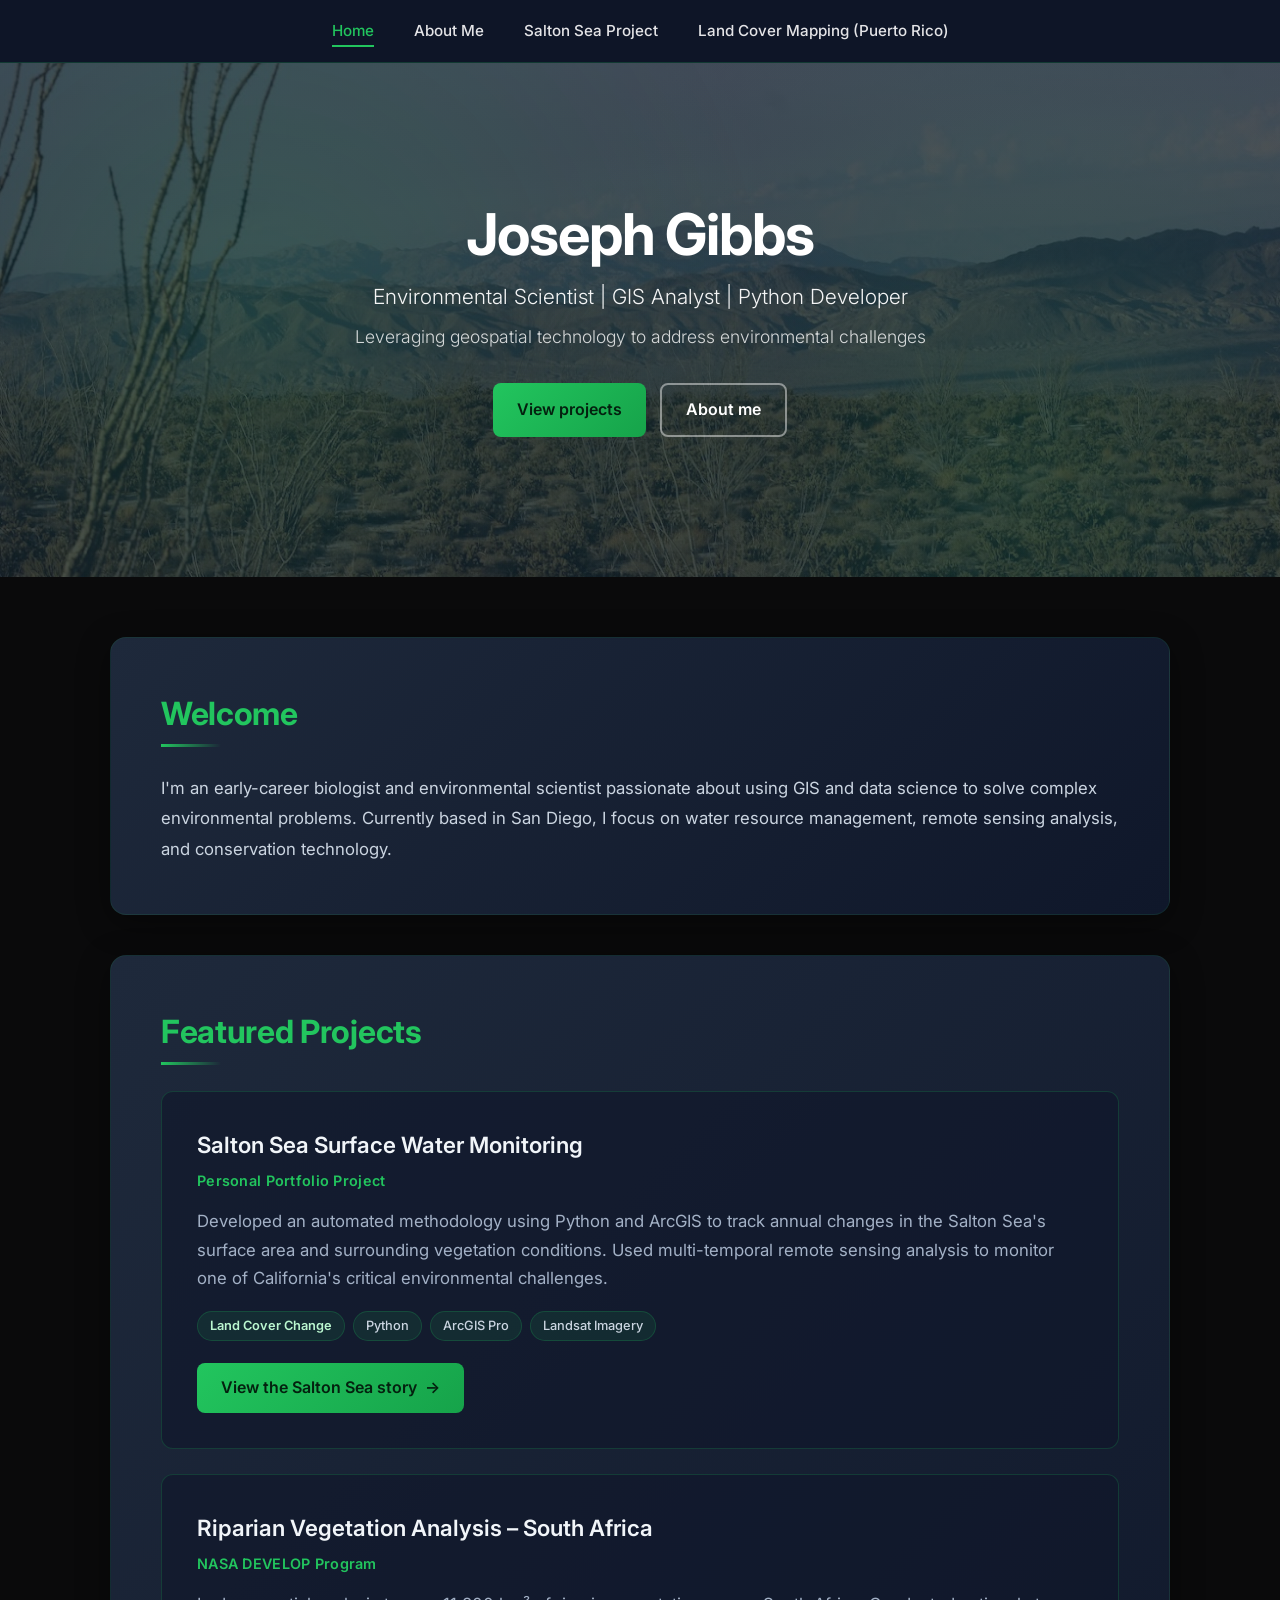
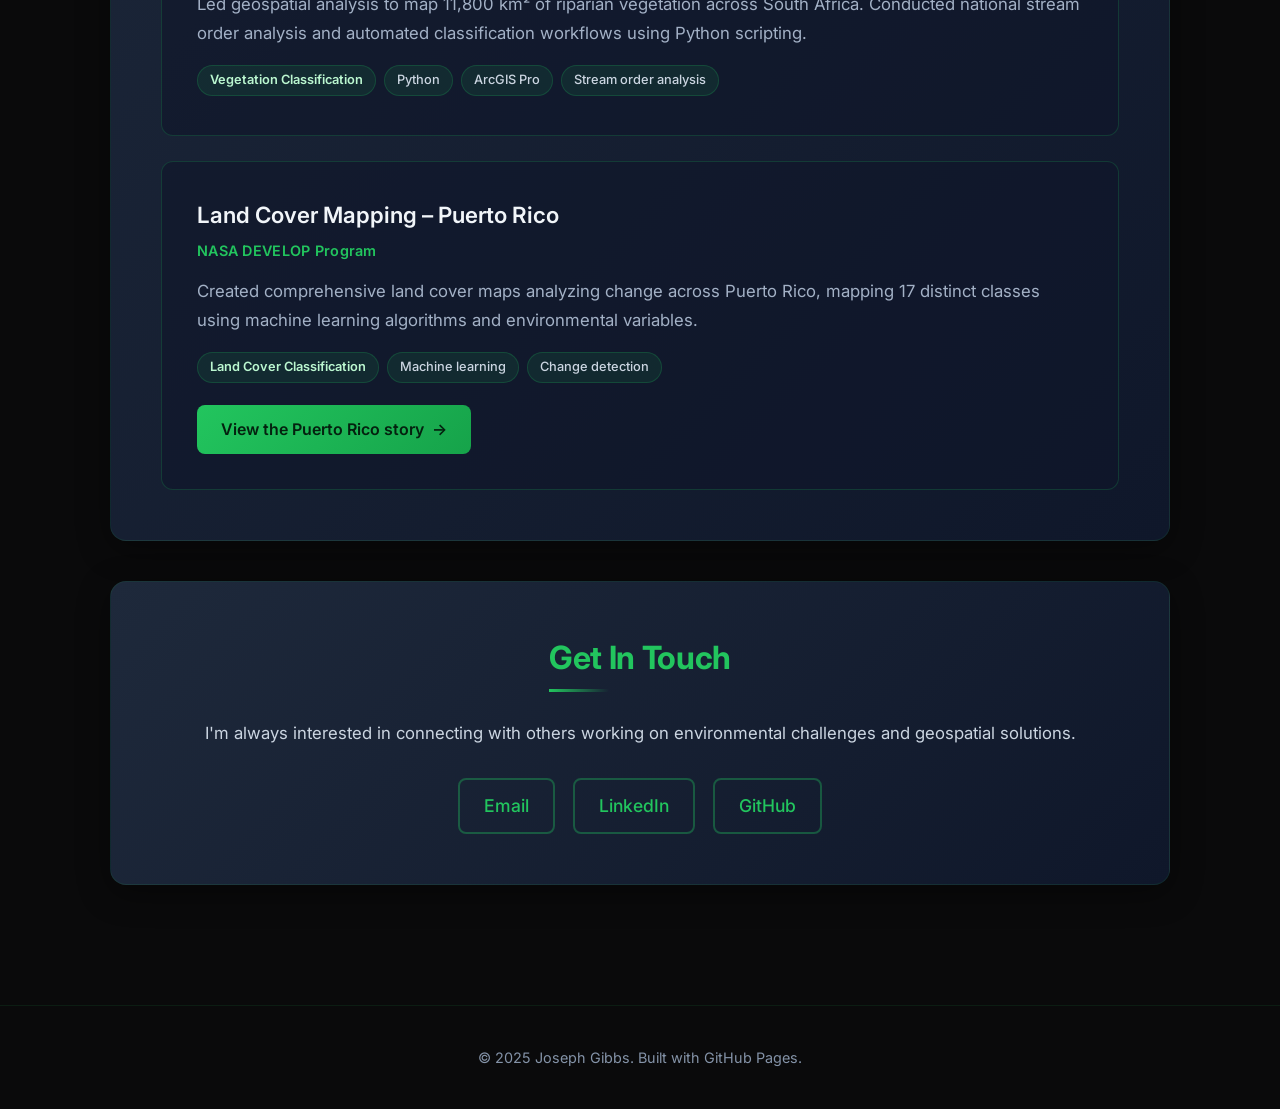
<file: index.html>
<!DOCTYPE html>
<html lang="en">
<head>
    <meta charset="UTF-8">
    <meta name="viewport" content="width=device-width, initial-scale=1.0">
    <title>Joseph Gibbs | Environmental Scientist &amp; GIS Analyst</title>
    <meta name="description" content="Portfolio of Joseph Gibbs: environmental scientist and GIS analyst working on remote sensing, water resources and conservation technology.">
    <meta name="theme-color" content="#0f172a">
    <meta property="og:type" content="website">
    <meta property="og:title" content="Joseph Gibbs | Environmental Scientist &amp; GIS Analyst">
    <meta property="og:description" content="GIS, remote sensing and Python for environmental problems: Salton Sea monitoring, NASA DEVELOP projects and more.">
    <meta property="og:image" content="IMG_2458.jpg">
    <link rel="icon" href="data:image/svg+xml,%3Csvg xmlns='http://www.w3.org/2000/svg' viewBox='0 0 32 32'%3E%3Ccircle cx='16' cy='16' r='14' fill='%2322c55e'/%3E%3C/svg%3E">
    <link rel="preconnect" href="https://fonts.googleapis.com">
    <link rel="preconnect" href="https://fonts.gstatic.com" crossorigin>
    <link href="https://fonts.googleapis.com/css2?family=Inter:wght@300;400;500;600;700&display=swap" rel="stylesheet">
    <link rel="stylesheet" href="style.css">
</head>
<body>
    <a class="skip-link" href="#main">Skip to content</a>

    <nav aria-label="Main">
        <ul>
            <li><a href="index.html" aria-current="page">Home</a></li>
            <li><a href="about.html">About Me</a></li>
            <li><a href="https://arcg.is/1CanWe5" target="_blank" rel="noopener noreferrer">Salton Sea Project</a></li>
            <li><a href="https://arcg.is/1qyaL06" target="_blank" rel="noopener noreferrer">Land Cover Mapping (Puerto Rico)</a></li>
        </ul>
    </nav>

    <header class="hero">
        <h1>Joseph Gibbs</h1>
        <p class="role">Environmental Scientist | GIS Analyst | Python Developer</p>
        <p class="tagline">Leveraging geospatial technology to address environmental challenges</p>
        <div class="hero-actions">
            <a class="btn btn-primary" href="#projects">View projects</a>
            <a class="btn btn-ghost" href="about.html">About me</a>
        </div>
    </header>

    <main id="main" class="container">
        <section id="about">
            <h2>Welcome</h2>
            <p>I'm an early-career biologist and environmental scientist passionate about using GIS and data science to solve complex environmental problems. Currently based in San Diego, I focus on water resource management, remote sensing analysis, and conservation technology.</p>
        </section>

        <section id="projects">
            <h2>Featured Projects</h2>

            <article class="project-card">
                <h3>Salton Sea Surface Water Monitoring</h3>
                <p class="org">Personal Portfolio Project</p>
                <p>Developed an automated methodology using Python and ArcGIS to track annual changes in the Salton Sea's surface area and surrounding vegetation conditions. Used multi-temporal remote sensing analysis to monitor one of California's critical environmental challenges.</p>
                <ul class="chips" aria-label="Project highlights">
                    <li class="stat">Land Cover Change</li>
                    <li>Python</li>
                    <li>ArcGIS Pro</li>
                    <li>Landsat Imagery</li>
                </ul>
                <a href="https://arcg.is/1CanWe5" class="project-link" target="_blank" rel="noopener noreferrer">View the Salton Sea story <span aria-hidden="true">&rarr;</span></a>
            </article>

            <article class="project-card">
                <h3>Riparian Vegetation Analysis &ndash; South Africa</h3>
                <p class="org">NASA DEVELOP Program</p>
                <p>Led geospatial analysis to map 11,800 km² of riparian vegetation across South Africa. Conducted national stream order analysis and automated classification workflows using Python scripting.</p>
                <ul class="chips" aria-label="Project highlights">
                    <li class="stat">Vegetation Classification</li>
                    <li>Python</li>
                    <li>ArcGIS Pro</li>
                    <li>Stream order analysis</li>
                </ul>
            </article>

            <article class="project-card">
                <h3>Land Cover Mapping &ndash; Puerto Rico</h3>
                <p class="org">NASA DEVELOP Program</p>
                <p>Created comprehensive land cover maps analyzing change across Puerto Rico, mapping 17 distinct classes using machine learning algorithms and environmental variables.</p>
                <ul class="chips" aria-label="Project highlights">
                    <li class="stat">Land Cover Classification</li>
                    <li>Machine learning</li>
                    <li>Change detection</li>
                </ul>
                <a href="https://arcg.is/1qyaL06" class="project-link" target="_blank" rel="noopener noreferrer">View the Puerto Rico story <span aria-hidden="true">&rarr;</span></a>
            </article>
        </section>

        <section id="contact" class="contact">
            <h2>Get In Touch</h2>
            <p>I'm always interested in connecting with others working on environmental challenges and geospatial solutions.</p>
            <div class="contact-links">
                <a href="mailto:joegibbs2002@gmail.com">Email</a>
                <a href="https://www.linkedin.com/in/joseph-gibbs-aa3a4a300/" target="_blank" rel="noopener noreferrer">LinkedIn</a>
                <a href="https://github.com/jgibbs2002" target="_blank" rel="noopener noreferrer">GitHub</a>
            </div>
        </section>
    </main>

    <footer>
        <p>&copy; 2025 Joseph Gibbs. Built with GitHub Pages.</p>
    </footer>
</body>
</html>
</file>
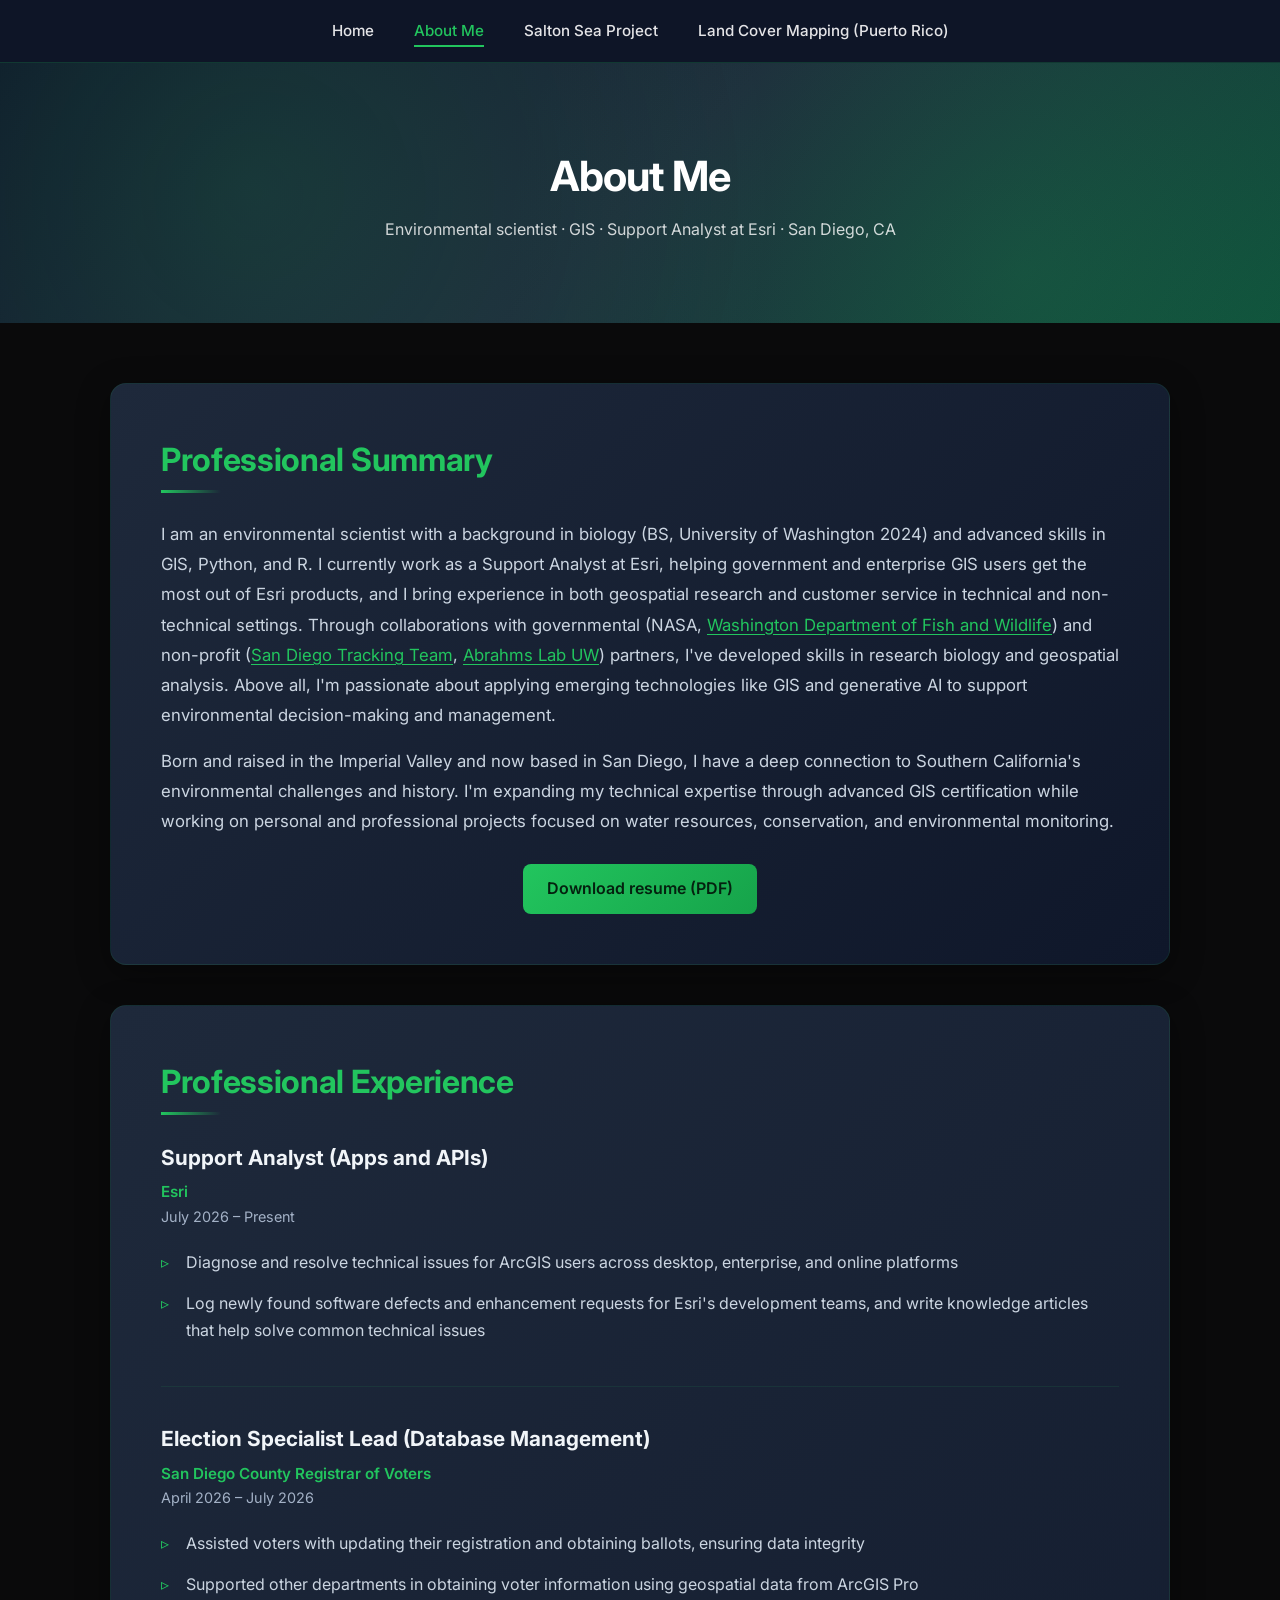
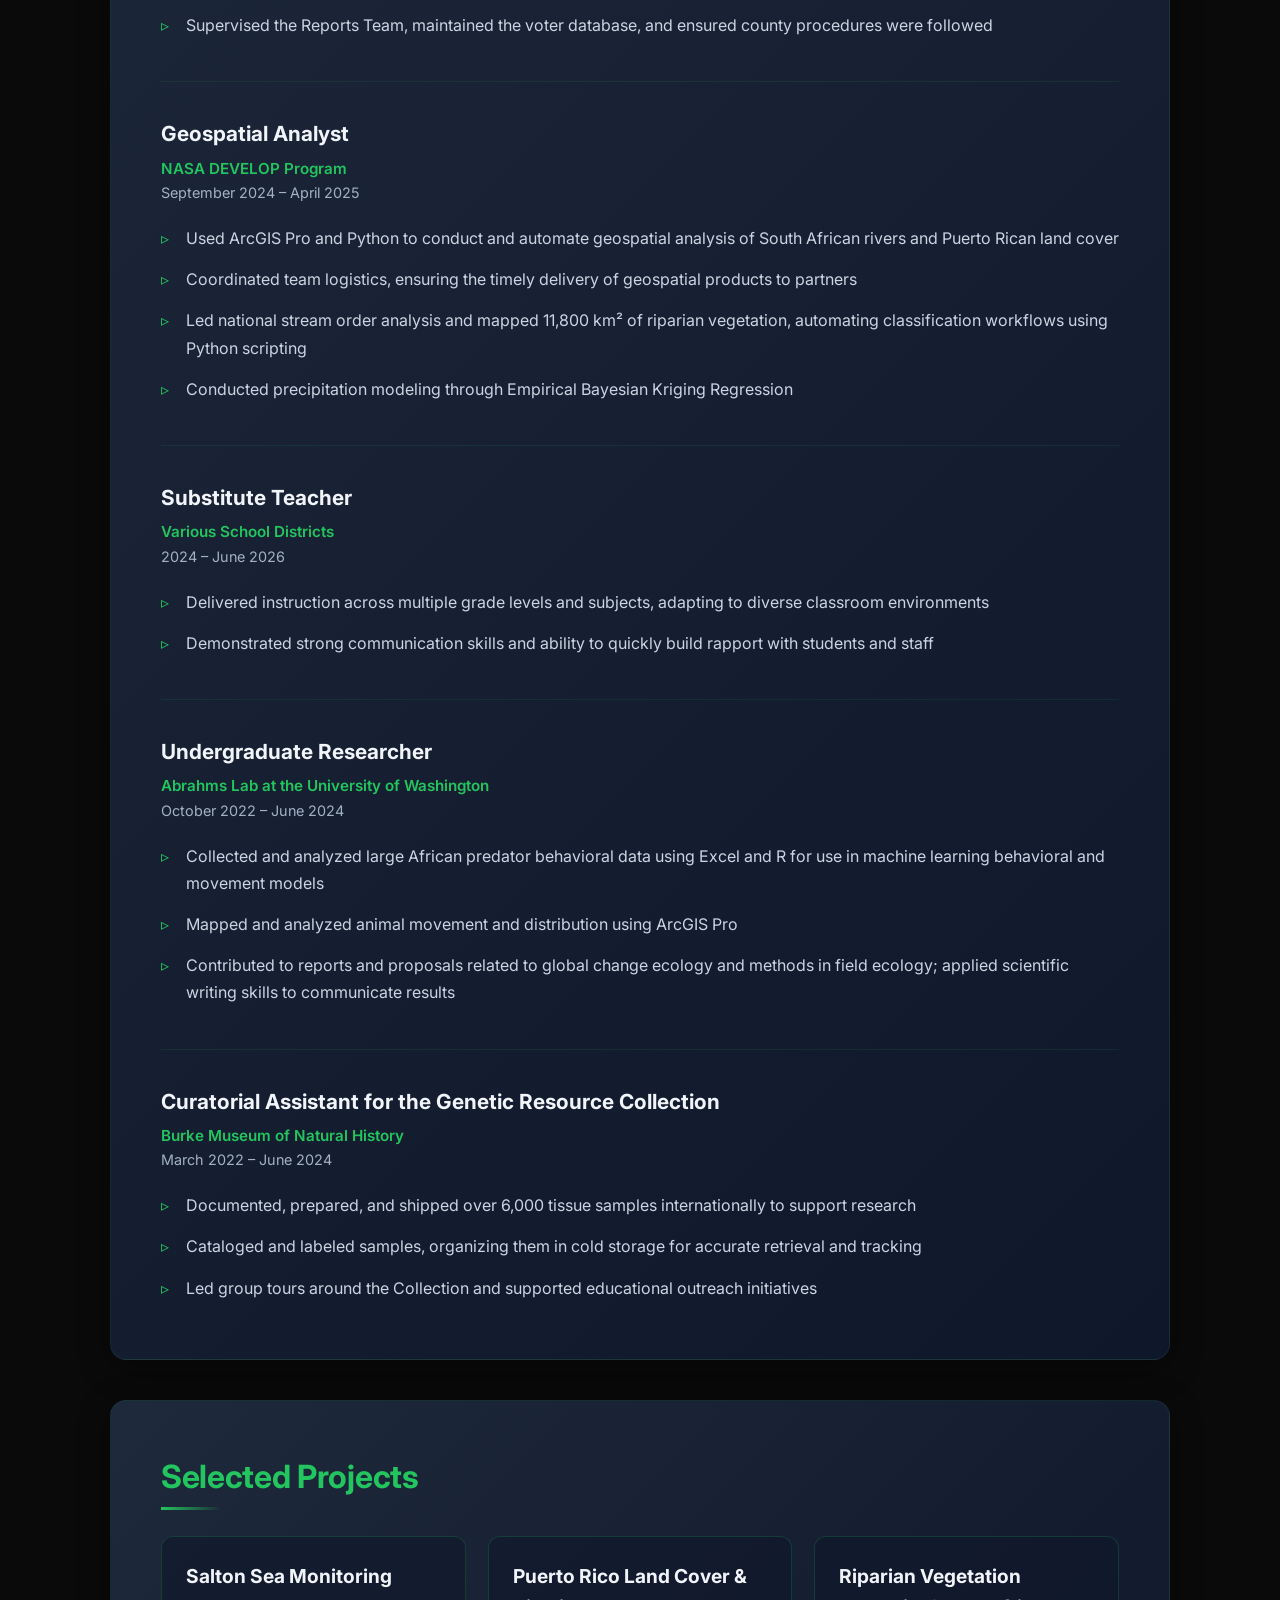
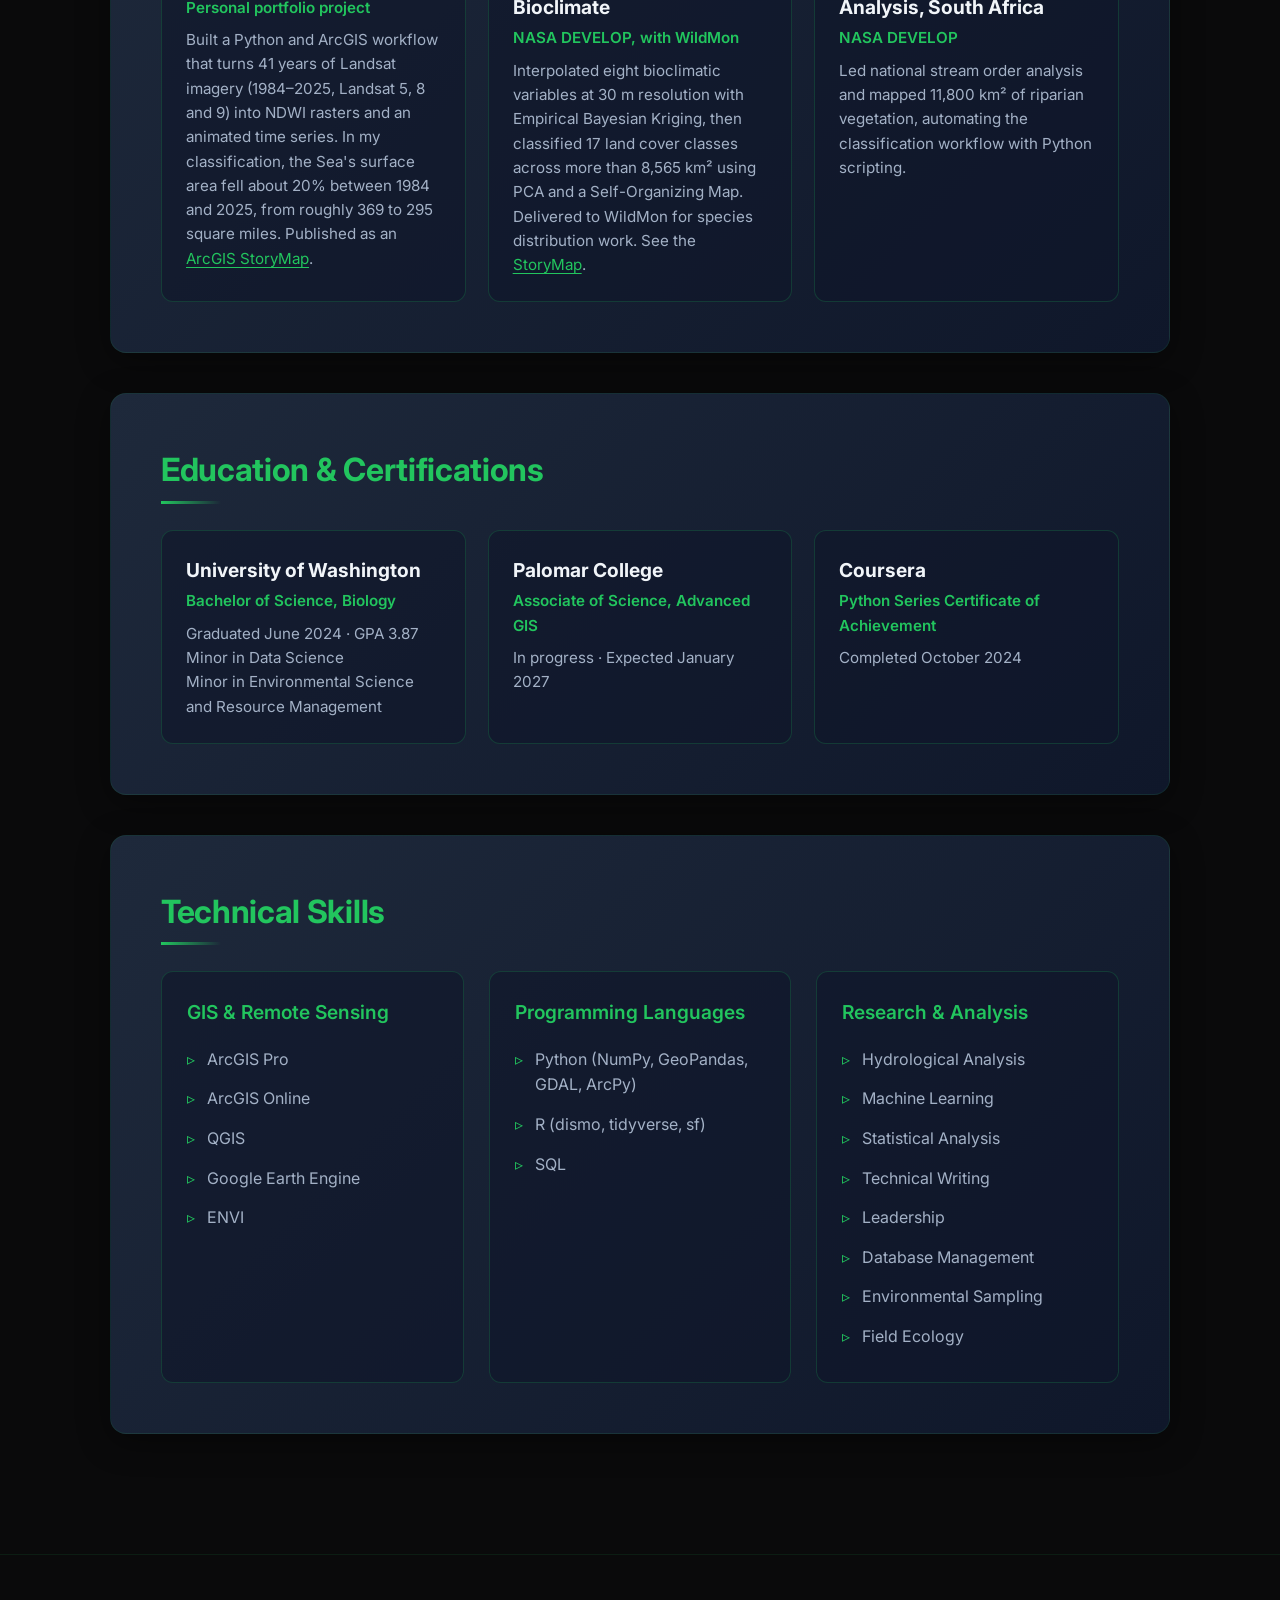
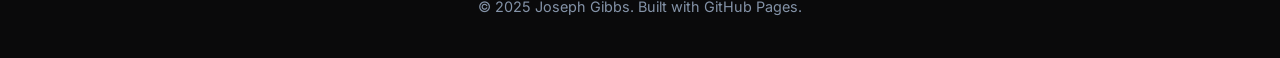
<file: about.html>
<!DOCTYPE html>
<html lang="en">
<head>
    <meta charset="UTF-8">
    <meta name="viewport" content="width=device-width, initial-scale=1.0">
    <title>About | Joseph Gibbs</title>
    <meta name="description" content="Background, experience, education and technical skills of Joseph Gibbs, environmental scientist and GIS analyst based in San Diego.">
    <meta name="theme-color" content="#0f172a">
    <meta property="og:type" content="profile">
    <meta property="og:title" content="About | Joseph Gibbs">
    <meta property="og:description" content="Biology BS (University of Washington), NASA DEVELOP geospatial analyst, GIS and Python for environmental decision-making.">
    <link rel="icon" href="data:image/svg+xml,%3Csvg xmlns='http://www.w3.org/2000/svg' viewBox='0 0 32 32'%3E%3Ccircle cx='16' cy='16' r='14' fill='%2322c55e'/%3E%3C/svg%3E">
    <link rel="preconnect" href="https://fonts.googleapis.com">
    <link rel="preconnect" href="https://fonts.gstatic.com" crossorigin>
    <link href="https://fonts.googleapis.com/css2?family=Inter:wght@300;400;500;600;700&display=swap" rel="stylesheet">
    <link rel="stylesheet" href="style.css">
</head>
<body>
    <a class="skip-link" href="#main">Skip to content</a>

    <nav aria-label="Main">
        <ul>
            <li><a href="index.html">Home</a></li>
            <li><a href="about.html" aria-current="page">About Me</a></li>
            <li><a href="https://arcg.is/1CanWe5" target="_blank" rel="noopener noreferrer">Salton Sea Project</a></li>
            <li><a href="https://arcg.is/0XiqeW1" target="_blank" rel="noopener noreferrer">Land Cover Mapping (Puerto Rico)</a></li>
        </ul>
    </nav>

    <header class="page-header">
        <h1>About Me</h1>
        <p>Environmental scientist &middot; GIS &middot; Support Analyst at Esri &middot; San Diego, CA</p>
    </header>

    <main id="main" class="container">
        <section id="bio">
            <h2>Professional Summary</h2>
            <p>I am an environmental scientist with a background in biology (BS, University of Washington 2024) and advanced skills in GIS, Python, and R. I currently work as a Support Analyst at Esri, helping government and enterprise GIS users get the most out of Esri products, and I bring experience in both geospatial research and customer service in technical and non-technical settings. Through collaborations with governmental (NASA, <a href="https://wdfw.wa.gov/hunting/management/predator-prey-study" target="_blank" rel="noopener noreferrer">Washington Department of Fish and Wildlife</a>) and non-profit (<a href="https://www.sdtt.org/" target="_blank" rel="noopener noreferrer">San Diego Tracking Team</a>, <a href="https://www.abrahmslab.com/home" target="_blank" rel="noopener noreferrer">Abrahms Lab UW</a>) partners, I've developed skills in research biology and geospatial analysis. Above all, I'm passionate about applying emerging technologies like GIS and generative AI to support environmental decision-making and management.</p>
            <p>Born and raised in the Imperial Valley and now based in San Diego, I have a deep connection to Southern California's environmental challenges and history. I'm expanding my technical expertise through advanced GIS certification while working on personal and professional projects focused on water resources, conservation, and environmental monitoring.</p>
            <div class="resume-row">
                <a class="btn btn-primary" href="jg_resume.pdf" download>Download resume (PDF)</a>
            </div>
        </section>

        <section id="experience">
            <h2>Professional Experience</h2>

            <article class="experience-item">
                <h3>Support Analyst (Apps and APIs)</h3>
                <div class="experience-meta">Esri</div>
                <div class="experience-date">July 2026 &ndash; Present</div>
                <ul>
                    <li>Diagnose and resolve technical issues for ArcGIS users across desktop, enterprise, and online platforms</li>
                    <li>Log newly found software defects and enhancement requests for Esri's development teams, and write knowledge articles that help solve common technical issues</li>
                </ul>
            </article>

            <article class="experience-item">
                <h3>Election Specialist Lead (Database Management)</h3>
                <div class="experience-meta">San Diego County Registrar of Voters</div>
                <div class="experience-date">April 2026 &ndash; July 2026</div>
                <ul>
                    <li>Assisted voters with updating their registration and obtaining ballots, ensuring data integrity</li>
                    <li>Supported other departments in obtaining voter information using geospatial data from ArcGIS Pro</li>
                    <li>Supervised the Reports Team, maintained the voter database, and ensured county procedures were followed</li>
                </ul>
            </article>

            <article class="experience-item">
                <h3>Geospatial Analyst</h3>
                <div class="experience-meta">NASA DEVELOP Program</div>
                <div class="experience-date">September 2024 &ndash; April 2025</div>
                <ul>
                    <li>Used ArcGIS Pro and Python to conduct and automate geospatial analysis of South African rivers and Puerto Rican land cover</li>
                    <li>Coordinated team logistics, ensuring the timely delivery of geospatial products to partners</li>
                    <li>Led national stream order analysis and mapped 11,800 km² of riparian vegetation, automating classification workflows using Python scripting</li>
                    <li>Conducted precipitation modeling through Empirical Bayesian Kriging Regression</li>
                </ul>
            </article>

            <article class="experience-item">
                <h3>Substitute Teacher</h3>
                <div class="experience-meta">Various School Districts</div>
                <div class="experience-date">2024 &ndash; June 2026</div>
                <ul>
                    <li>Delivered instruction across multiple grade levels and subjects, adapting to diverse classroom environments</li>
                    <li>Demonstrated strong communication skills and ability to quickly build rapport with students and staff</li>
                </ul>
            </article>

            <article class="experience-item">
                <h3>Undergraduate Researcher</h3>
                <div class="experience-meta">Abrahms Lab at the University of Washington</div>
                <div class="experience-date">October 2022 &ndash; June 2024</div>
                <ul>
                    <li>Collected and analyzed large African predator behavioral data using Excel and R for use in machine learning behavioral and movement models</li>
                    <li>Mapped and analyzed animal movement and distribution using ArcGIS Pro</li>
                    <li>Contributed to reports and proposals related to global change ecology and methods in field ecology; applied scientific writing skills to communicate results</li>
                </ul>
            </article>

            <article class="experience-item">
                <h3>Curatorial Assistant for the Genetic Resource Collection</h3>
                <div class="experience-meta">Burke Museum of Natural History</div>
                <div class="experience-date">March 2022 &ndash; June 2024</div>
                <ul>
                    <li>Documented, prepared, and shipped over 6,000 tissue samples internationally to support research</li>
                    <li>Cataloged and labeled samples, organizing them in cold storage for accurate retrieval and tracking</li>
                    <li>Led group tours around the Collection and supported educational outreach initiatives</li>
                </ul>
            </article>
        </section>

        <section id="projects">
            <h2>Selected Projects</h2>
            <div class="education-grid">
                <article class="education-item">
                    <h3>Salton Sea Monitoring</h3>
                    <div class="education-meta">Personal portfolio project</div>
                    <div class="education-details">Built a Python and ArcGIS workflow that turns 41 years of Landsat imagery (1984&ndash;2025, Landsat 5, 8 and 9) into NDWI rasters and an animated time series. In my classification, the Sea's surface area fell about 20% between 1984 and 2025, from roughly 369 to 295 square miles. Published as an <a href="https://arcg.is/1CanWe5" target="_blank" rel="noopener noreferrer">ArcGIS StoryMap</a>.</div>
                </article>
                <article class="education-item">
                    <h3>Puerto Rico Land Cover &amp; Bioclimate</h3>
                    <div class="education-meta">NASA DEVELOP, with WildMon</div>
                    <div class="education-details">Interpolated eight bioclimatic variables at 30 m resolution with Empirical Bayesian Kriging, then classified 17 land cover classes across more than 8,565 km² using PCA and a Self-Organizing Map. Delivered to WildMon for species distribution work. See the <a href="https://arcg.is/0XiqeW1" target="_blank" rel="noopener noreferrer">StoryMap</a>.</div>
                </article>
                <article class="education-item">
                    <h3>Riparian Vegetation Analysis, South Africa</h3>
                    <div class="education-meta">NASA DEVELOP</div>
                    <div class="education-details">Led national stream order analysis and mapped 11,800 km² of riparian vegetation, automating the classification workflow with Python scripting.</div>
                </article>
            </div>
        </section>

        <section id="education">
            <h2>Education &amp; Certifications</h2>
            <div class="education-grid">
                <article class="education-item">
                    <h3>University of Washington</h3>
                    <div class="education-meta">Bachelor of Science, Biology</div>
                    <div class="education-details">Graduated June 2024 &middot; GPA 3.87<br>Minor in Data Science<br>Minor in Environmental Science and Resource Management</div>
                </article>
                <article class="education-item">
                    <h3>Palomar College</h3>
                    <div class="education-meta">Associate of Science, Advanced GIS</div>
                    <div class="education-details">In progress &middot; Expected January 2027</div>
                </article>
                <article class="education-item">
                    <h3>Coursera</h3>
                    <div class="education-meta">Python Series Certificate of Achievement</div>
                    <div class="education-details">Completed October 2024</div>
                </article>
            </div>
        </section>

        <section id="skills">
            <h2>Technical Skills</h2>
            <div class="skills-grid">
                <div class="skill-category">
                    <h3>GIS &amp; Remote Sensing</h3>
                    <ul>
                        <li>ArcGIS Pro</li>
                        <li>ArcGIS Online</li>
                        <li>QGIS</li>
                        <li>Google Earth Engine</li>
                        <li>ENVI</li>
                    </ul>
                </div>
                <div class="skill-category">
                    <h3>Programming Languages</h3>
                    <ul>
                        <li>Python (NumPy, GeoPandas, GDAL, ArcPy)</li>
                        <li>R (dismo, tidyverse, sf)</li>
                        <li>SQL</li>
                    </ul>
                </div>
                <div class="skill-category">
                    <h3>Research &amp; Analysis</h3>
                    <ul>
                        <li>Hydrological Analysis</li>
                        <li>Machine Learning</li>
                        <li>Statistical Analysis</li>
                        <li>Technical Writing</li>
                        <li>Leadership</li>
                        <li>Database Management</li>
                        <li>Environmental Sampling</li>
                        <li>Field Ecology</li>
                    </ul>
                </div>
            </div>
        </section>
    </main>

    <footer>
        <p>&copy; 2025 Joseph Gibbs. Built with GitHub Pages.</p>
    </footer>
</body>
</html>
</file>
<file: style.css>
/* Shared styles for index.html and about.html */
:root {
  --bg: #0a0a0b;
  --panel-1: #1e293b;
  --panel-2: #0f172a;
  --card: rgba(15, 23, 42, .6);
  --text: #e4e4e7;
  --text-soft: #cbd5e1;
  --text-muted: #a3b1c6;      /* lighter than before for better contrast */
  --text-faint: #8493a8;
  --green: #22c55e;
  --green-dark: #16a34a;
  --line: rgba(34, 197, 94, .2);
  --line-soft: rgba(34, 197, 94, .1);
  --radius: 14px;
}

* { margin: 0; padding: 0; box-sizing: border-box; }
html { scroll-behavior: smooth; }
@media (prefers-reduced-motion: reduce) { html { scroll-behavior: auto; } * { transition: none !important; animation: none !important; } }

body {
  font-family: 'Inter', -apple-system, BlinkMacSystemFont, 'Segoe UI', Roboto, sans-serif;
  line-height: 1.6; color: var(--text); background: var(--bg);
  -webkit-font-smoothing: antialiased;
}
img { max-width: 100%; }
[id] { scroll-margin-top: 84px; }   /* keeps headings clear of the sticky nav */

/* ---- accessibility helpers ---- */
.skip-link {
  position: absolute; left: 12px; top: -60px; z-index: 200;
  background: var(--green); color: #052e14; font-weight: 600;
  padding: 10px 16px; border-radius: 8px; text-decoration: none;
}
.skip-link:focus { top: 12px; }
a:focus-visible, button:focus-visible {
  outline: 3px solid var(--green); outline-offset: 3px; border-radius: 6px;
}

/* ---- nav ---- */
nav {
  background: rgba(15, 23, 42, .95);
  -webkit-backdrop-filter: blur(10px); backdrop-filter: blur(10px);
  padding: 18px 0; position: sticky; top: 0; z-index: 100;
  border-bottom: 1px solid var(--line);
}
nav ul { list-style: none; display: flex; justify-content: center; flex-wrap: wrap; gap: 14px 40px; padding: 0 20px; }
nav a {
  color: var(--text); text-decoration: none; font-weight: 500; font-size: .95em;
  transition: color .3s ease; position: relative; padding: 4px 0;
}
nav a::after {
  content: ''; position: absolute; bottom: -3px; left: 0; width: 0; height: 2px;
  background: var(--green); transition: width .3s ease;
}
nav a:hover, nav a[aria-current="page"] { color: var(--green); }
nav a:hover::after, nav a[aria-current="page"]::after { width: 100%; }

/* ---- headers ---- */
header.hero {
  background: linear-gradient(rgba(15, 23, 42, .72), rgba(15, 23, 42, .78)), url('IMG_2458.jpg') center / cover no-repeat;
  background-color: var(--panel-2);       /* fallback if the photo fails to load */
  background-attachment: fixed;
  color: #fff; padding: 140px 20px; text-align: center; position: relative; overflow: hidden;
}
header.hero::before, .page-header::before {
  content: ''; position: absolute; inset: 0; pointer-events: none;
  background: radial-gradient(circle at 20% 50%, rgba(34, 197, 94, .15) 0%, transparent 50%),
              radial-gradient(circle at 80% 80%, rgba(34, 197, 94, .15) 0%, transparent 50%);
}
header.hero > * { position: relative; }
header.hero h1 { font-size: clamp(2.4em, 6vw, 3.6em); margin-bottom: 14px; font-weight: 700; letter-spacing: -.02em; line-height: 1.1; }
header.hero .role { font-size: 1.3em; opacity: .95; font-weight: 300; margin-bottom: 10px; }
header.hero .tagline { font-size: 1.1em; opacity: .8; font-weight: 300; max-width: 700px; margin: 0 auto; }
.hero-actions { display: flex; gap: 14px; justify-content: center; flex-wrap: wrap; margin-top: 32px; }

.page-header {
  background: linear-gradient(135deg, #0f172a 0%, #1e293b 50%, #0f4c3a 100%);
  color: #fff; padding: 80px 20px; text-align: center; position: relative; overflow: hidden;
}
.page-header h1 { font-size: clamp(2em, 5vw, 2.6em); position: relative; font-weight: 700; letter-spacing: -.02em; }
.page-header p { position: relative; opacity: .8; margin-top: 8px; }

/* ---- layout ---- */
.container { max-width: 1100px; margin: 0 auto; padding: 20px; }
section {
  background: linear-gradient(135deg, var(--panel-1) 0%, var(--panel-2) 100%);
  margin: 40px 0; padding: 50px; border-radius: 16px;
  border: 1px solid var(--line-soft); box-shadow: 0 8px 32px rgba(0, 0, 0, .4);
}
h2 {
  color: var(--green); margin-bottom: 34px; font-size: 2em; font-weight: 700;
  letter-spacing: -.01em; position: relative; display: inline-block;
}
h2::after {
  content: ''; position: absolute; bottom: -8px; left: 0; width: 60px; height: 3px;
  background: linear-gradient(90deg, var(--green), transparent);
}
section p { color: var(--text-soft); line-height: 1.8; font-size: 1.05em; margin-bottom: 15px; }
section p:last-child { margin-bottom: 0; }
section a:not(.btn):not(.project-link) { color: var(--green); text-underline-offset: 3px; }
section a:not(.btn):not(.project-link):hover { color: #4ade80; }

/* ---- buttons ---- */
.btn, .project-link {
  display: inline-flex; align-items: center; gap: 8px; text-decoration: none;
  padding: 12px 24px; border-radius: 8px; font-weight: 600;
  transition: transform .3s ease, box-shadow .3s ease, background .3s ease;
}
.btn-primary, .project-link { background: linear-gradient(135deg, var(--green), var(--green-dark)); color: #04210f; }
.btn-primary:hover, .project-link:hover { transform: translateY(-2px); box-shadow: 0 8px 24px rgba(34, 197, 94, .4); }
.btn-ghost { color: #fff; border: 2px solid rgba(255, 255, 255, .45); }
.btn-ghost:hover { background: rgba(255, 255, 255, .12); border-color: #fff; transform: translateY(-2px); }

/* ---- project cards (home) ---- */
.project-card {
  background: var(--card); padding: 35px; margin-bottom: 25px; border-radius: 12px;
  border: 1px solid var(--line); transition: transform .3s ease, border-color .3s ease, box-shadow .3s ease;
  position: relative; overflow: hidden;
}
.project-card:last-child { margin-bottom: 0; }
.project-card::before {
  content: ''; position: absolute; top: 0; left: 0; width: 4px; height: 100%;
  background: linear-gradient(180deg, var(--green), var(--green-dark));
  transform: scaleY(0); transition: transform .3s ease;
}
.project-card:hover, .project-card:focus-within { transform: translateX(8px); border-color: rgba(34, 197, 94, .4); box-shadow: 0 12px 40px rgba(34, 197, 94, .2); }
.project-card:hover::before, .project-card:focus-within::before { transform: scaleY(1); }
.project-card h3 { color: #f1f5f9; margin-bottom: 6px; font-size: 1.4em; font-weight: 600; }
.project-card .org { color: var(--green); font-weight: 600; font-size: .9em; letter-spacing: .02em; margin-bottom: 14px !important; }
.project-card p { color: var(--text-muted); line-height: 1.7; }
.chips { display: flex; flex-wrap: wrap; gap: 8px; margin: 18px 0 4px; list-style: none; }
.chips li {
  font-size: .8em; font-weight: 500; color: var(--text-soft);
  padding: 4px 12px; border-radius: 999px; background: rgba(34, 197, 94, .1); border: 1px solid var(--line);
}
.chips li.stat { color: #bbf7d0; font-weight: 600; }
.project-link { margin-top: 18px; }

/* ---- contact ---- */
.contact { text-align: center; }
.contact-links { display: flex; justify-content: center; gap: 18px; margin-top: 30px; flex-wrap: wrap; }
.contact-links a {
  color: var(--green); text-decoration: none; font-size: 1.1em; font-weight: 500;
  padding: 12px 24px; border: 2px solid rgba(34, 197, 94, .35); border-radius: 8px;
  transition: background .3s ease, border-color .3s ease, transform .3s ease;
}
.contact-links a:hover { background: rgba(34, 197, 94, .1); border-color: var(--green); transform: translateY(-2px); }

/* ---- about page ---- */
.resume-row { text-align: center; margin-top: 28px; }
.timeline { position: relative; }
.experience-item { margin-bottom: 35px; padding-bottom: 35px; border-bottom: 1px solid var(--line-soft); }
.experience-item:last-child { border-bottom: none; margin-bottom: 0; padding-bottom: 0; }
.experience-item h3 { color: #f1f5f9; font-size: 1.3em; margin-bottom: 6px; }
.experience-meta { color: var(--green); font-size: .95em; font-weight: 600; }
.experience-date { color: var(--text-muted); font-size: .9em; margin-bottom: 14px; }
.experience-item ul, .skill-category ul { list-style: none; }
.experience-item li { color: var(--text-soft); padding: 7px 0 7px 25px; position: relative; line-height: 1.7; }
.experience-item li::before, .skill-category li::before { content: '▹'; position: absolute; left: 0; color: var(--green); }

.education-grid { display: grid; grid-template-columns: repeat(auto-fit, minmax(280px, 1fr)); gap: 22px; }
.education-item { background: var(--card); border: 1px solid var(--line); border-radius: 12px; padding: 24px; }
.education-item h3 { color: #f1f5f9; font-size: 1.2em; margin-bottom: 4px; }
.education-meta { color: var(--green); font-size: .95em; font-weight: 600; margin-bottom: 8px; }
.education-details { color: var(--text-muted); font-size: .95em; line-height: 1.6; }

.skills-grid { display: grid; grid-template-columns: repeat(auto-fit, minmax(280px, 1fr)); gap: 25px; }
.skill-category {
  background: var(--card); padding: 25px; border-radius: 12px; border: 1px solid var(--line);
  transition: transform .3s ease, border-color .3s ease, box-shadow .3s ease;
}
.skill-category:hover { transform: translateY(-5px); border-color: rgba(34, 197, 94, .5); box-shadow: 0 8px 24px rgba(34, 197, 94, .15); }
.skill-category h3 { color: var(--green); margin-bottom: 12px; font-size: 1.2em; font-weight: 600; }
.skill-category li { padding: 7px 0 7px 20px; color: var(--text-muted); position: relative; }

/* ---- footer ---- */
footer {
  text-align: center; padding: 40px 20px; color: var(--text-faint); font-size: .9em;
  border-top: 1px solid var(--line-soft); margin-top: 60px;
}
footer a { color: var(--text-muted); }

/* ---- small screens ---- */
@media (max-width: 768px) {
  header.hero { padding: 100px 20px; background-attachment: scroll; }  /* "fixed" backgrounds break on iOS */
  .page-header { padding: 60px 20px; }
  section { padding: 30px 22px; margin: 28px 0; }
  .project-card { padding: 26px 22px; }
  .project-card:hover, .project-card:focus-within { transform: none; }
  nav ul { gap: 10px 22px; }
  h2 { font-size: 1.7em; }
}
@media print {
  nav, .hero-actions, .skip-link { display: none; }
  body, section { background: #fff; color: #000; box-shadow: none; }
  h2, a { color: #000; }
}
</file>
